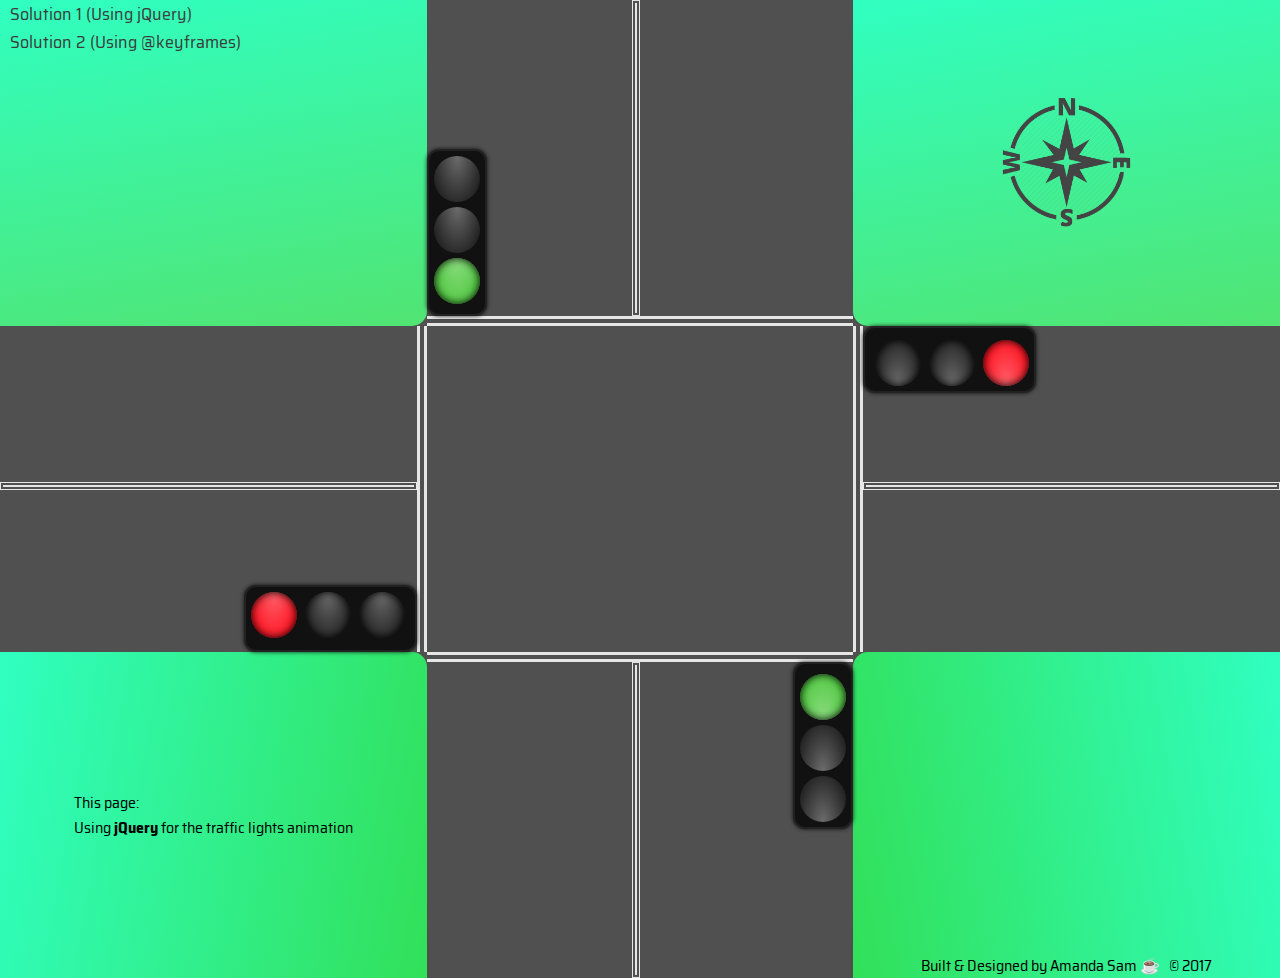
<file: index.html>
<!DOCTYPE html>
<html lang="en">
  <head>
    <meta charset="UTF-8">
    <meta name="viewport" content="width=device-width, initial-scale=1, shrink-to-fit=no">
    <meta http-equiv="X-UA-Compatible" content="ie=edge">
    <title>Code Test</title>
    <link href="https://fonts.googleapis.com/css?family=Saira+Semi+Condensed:400,700" rel="stylesheet">
    <link rel="stylesheet" href="css/style1.css" />
  </head>


  <body>

    <section>
      <div class="container">
        <div class="box1">
          <a href="index.html">Solution 1 (Using jQuery)</a>
          <a href="index2.html">Solution 2 (Using @keyframes)</a>
        </div>

        <div class="box2">
          <!-- traffic light in box2 -->
          <div class="traffic">
            <div class="traffic-light">
              <span class="stop1" ></span>
              <span class="slow1"></span>
              <span class="go1"></span>
            </div>
          </div>
          <div class="line1"></div>
        </div>

        <div class="box3">
          <img src="img/compass.png" alt="compass" height="135">
        </div>

        <div class="box4">
          <!-- traffic light in box4 -->
          <div class="traffic4">
            <div class="traffic-light inline">
              <span class="opposite-stop"></span>
              <span class="opposite-slow"></span>
              <span class="opposite-go"></span>
            </div>
          </div>
          <div class="line2"></div>
        </div>

        <div class="box5">
          <div class="finalMessage"></div>
        </div>

        <div class="box6">
          <!-- traffic light in box6, same as 4 -->
          <div class="traffic2">
            <div class="traffic-light inline">
              <span class="opposite-stop"></span>
              <span class="opposite-slow"></span>
              <span class="opposite-go"></span>
            </div>
          </div>
          <div class="line2"></div>
        </div>

        <div class="box7">
          <p>This page:<br/> Using <b>jQuery</b> for the traffic lights animation</p>
        </div>

        <div class="box8">
          <!-- traffic light in box8, same as 2 -->
          <div class="traffic3">
            <div class="traffic-light">
              <span class="stop1" ></span>
              <span class="slow1"></span>
              <span class="go1"></span>
            </div>
          </div>
          <div class="line1"></div>
        </div>

        <div class="box9">
          <p>Built & Designed by Amanda Sam &#9749; &nbsp; &copy; 2017</p>
        </div>

      </div>
    </section>


    <script src="js/jquery.js"></script>
    <script src="js/main.js"></script>
  </body>
</html>
</file>
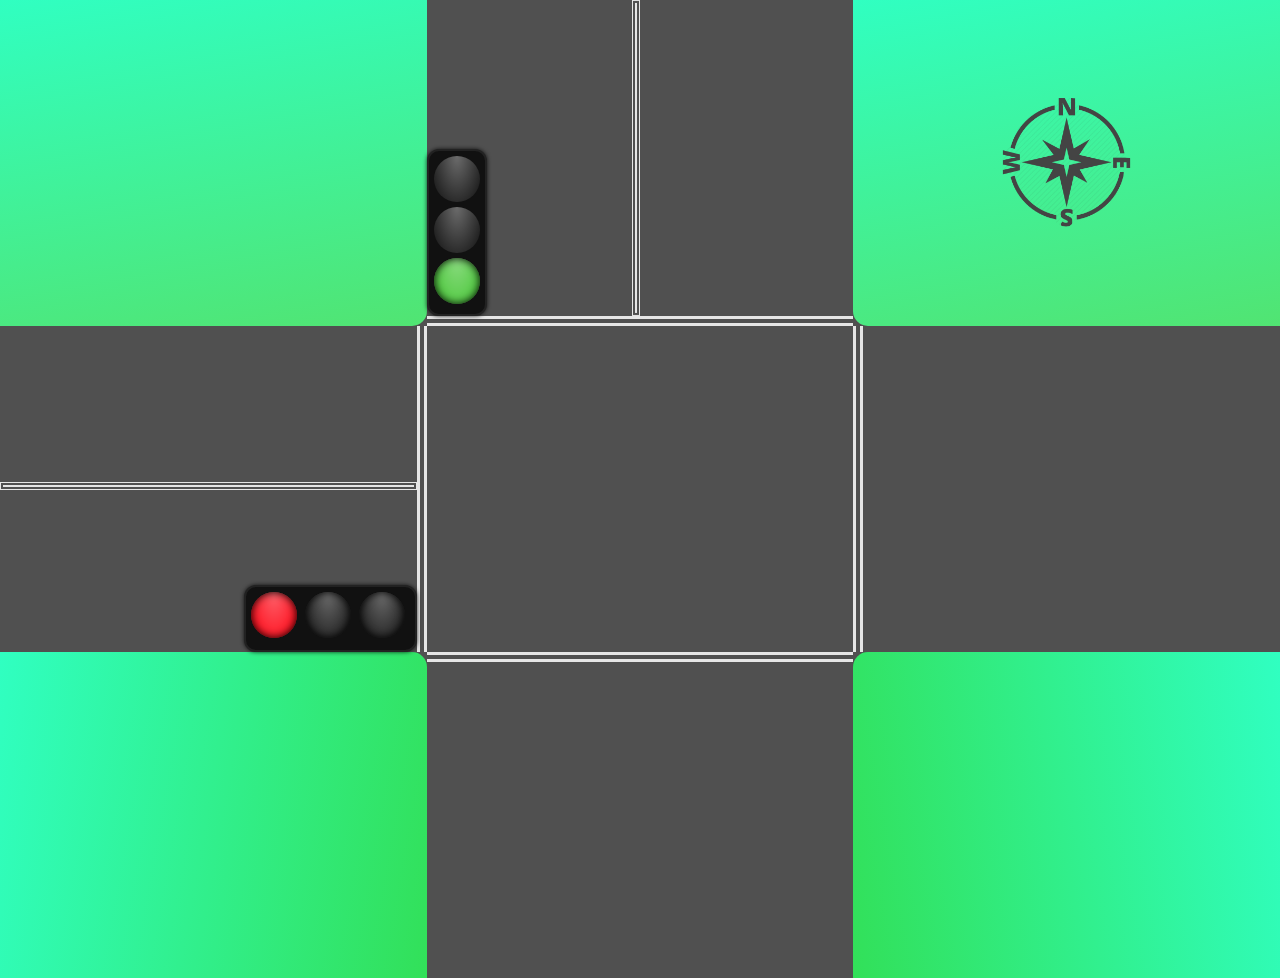
<file: index1.html>
<!DOCTYPE html>
<html lang="en">
  <head>
    <meta charset="UTF-8">
    <meta name="viewport" content="width=device-width, initial-scale=1, shrink-to-fit=no">
    <meta http-equiv="X-UA-Compatible" content="ie=edge">
    <title>Code Test</title>
    <link href="https://fonts.googleapis.com/css?family=Saira+Semi+Condensed:400,700" rel="stylesheet">
    <link rel="stylesheet" href="css/style1.css" />
  </head>


  <body>

    <section>
      <div class="container">

        <div class="box1">
        </div>

        <div class="box2">
          <!-- traffic light in box2 -->
          <div class="traffic">
            <div class="traffic-light">
              <span class="stop1" ></span>
              <span class="slow1"></span>
              <span class="go1"></span>
            </div>
          </div>
          <div class="line1"></div>
        </div>

        <div class="box3">
          <img src="img/compass.png" alt="compass" height="135">
        </div>

        <div class="box4">
          <!-- traffic light in box4 -->
          <div class="traffic4">
            <div class="traffic-light inline">
              <span class="opposite-stop"></span>
              <span class="opposite-slow"></span>
              <span class="opposite-go"></span>
            </div>
          </div>
          <div class="line2"></div>
        </div>

        <div class="box5">
        </div>

        <div class="box6">
          <!-- traffic light in box6, same as 4 -->
        </div>

        <div class="box7"></div>

        <div class="box8">
          <!-- traffic light in box8, same as 2 -->
        </div>

        <div class="box9">
        </div>

      </div>
    </section>


    <script src="js/jquery.js"></script>
    <script src="js/main.js"></script>
  </body>
</html>
</file>
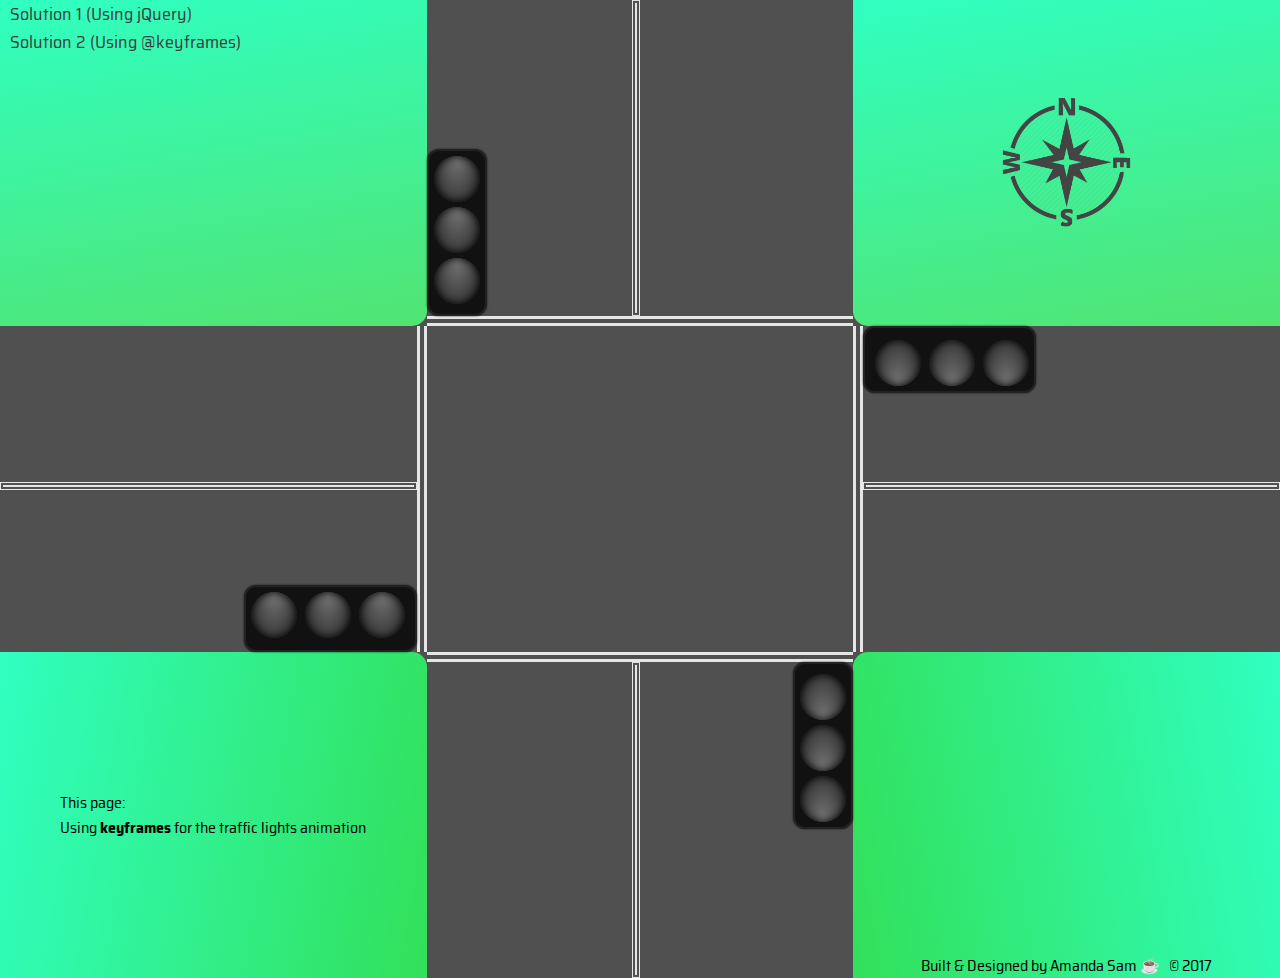
<file: index2.html>
<!DOCTYPE html>
<html lang="en">
  <head>
    <meta charset="UTF-8">
    <meta name="viewport" content="width=device-width, initial-scale=1, shrink-to-fit=no">
    <meta http-equiv="X-UA-Compatible" content="ie=edge">
    <title>Code Test</title>
    <link href="https://fonts.googleapis.com/css?family=Saira+Semi+Condensed:400,700" rel="stylesheet">
    <link rel="stylesheet" href="css/style2.css" />
  </head>


  <body>

    <section>
      <div class="container">
        <div class="box1">
            <a href="index.html">Solution 1 (Using jQuery)</a>
            <a href="index2.html">Solution 2 (Using @keyframes)</a>
        </div>

        <div class="box2">
          <!-- traffic light in box2 -->
          <div class="traffic">
            <div class="traffic-light">
              <span class="stop" ></span>
              <span class="slow"></span>
              <span class="go"></span>
            </div>
          </div>
          <div class="line1"></div>
        </div>

        <div class="box3">
          <img src="img/compass.png" alt="compass" height="135">
        </div>

        <div class="box4">
          <!-- traffic light in box4 -->
          <div class="traffic4">
            <div class="traffic-light inline">
              <span class="opposite-stop"></span>
              <span class="opposite-slow"></span>
              <span class="opposite-go"></span>
            </div>
          </div>
          <div class="line2"></div>
        </div>

        <div class="box5"></div>

        <div class="box6">
          <!-- traffic light in box6, same as 4 -->
          <div class="traffic2">
            <div class="traffic-light inline">
              <span class="opposite-stop"></span>
              <span class="opposite-slow"></span>
              <span class="opposite-go"></span>
            </div>
          </div>
          <div class="line2"></div>
        </div>

        <div class="box7">
          <p>This page:<br/> Using <b>keyframes</b> for the traffic lights animation</p>
        </div>

        <div class="box8">
          <!-- traffic light in box8, same as 2 -->
          <div class="traffic3">
            <div class="traffic-light">
              <span class="stop"></span>
              <span class="slow"></span>
              <span class="go"></span>
            </div>
          </div>
          <div class="line1"></div>
        </div>

        <div class="box9">
          <p>Built & Designed by Amanda Sam &#9749; &nbsp; &copy; 2017</p>
        </div>
      </div>
    </section>

  </body>
</html>
</file>
<file: css/style1.css>
* {
  margin: 0;
  padding: 0;
  box-sizing: border-box;
  font-family: 'Saira Semi Condensed', sans-serif;
}

.box1 a:link,
.box1 a:visited {
  padding: 0 10px;
  color: #3c3c3c;
  font-size: 18px;
  text-decoration: none;
  transition: all 0.3s ease-in-out;
}

.box1 a:hover,
.box1 a:active {
  color: #ffffff;
  background-color: #0a6944;
  border-radius: 50px;
  transition: all 0.3s ease-in-out;
}

/* Position for the links */
@media (max-width: 1349px) {
  .box1 {
    display: flex;
    flex-direction: column;
    flex-wrap: wrap;
    align-items: flex-start;
  }
}


/*-------------- The Set | The Background --------------*/
.container {
  display: -webkit-flex;
  display: -moz-flex;
  display: -ms-flex;
  display: -o-flex;
  display: flex;
  flex-direction: row;
  justify-content: space-between;
  flex-wrap: wrap;
  height: 978px;
  background: #505050; /* Color representation for the roads */
}

.container > div {
  height: 33.33%;
  width: 33.33%;
}

.box2,
.box3,
.box4,
.box6,
.box8 { position: relative; }

/* Color representation for the grass */
.box1,
.box3 { background: linear-gradient(-10deg, #51e472, #30ffc1); }

/* Rounded corner */
.box1 { border-radius: 0 0 15px 0; }
.box3 { border-radius: 0 0 0 15px; }

.box7 {
  border-radius: 0 15px 0 0;
  background: linear-gradient(-80deg, #32e059, #30ffc1);
}
.box9 {
  border-radius: 15px 0 0 0;
  background: linear-gradient(80deg, #32e059, #30ffc1);
}

/* Representation for the road markings */
.box2 { border-bottom: 10px double #e6e6e6; }
.box4 { border-right: 10px double #e6e6e6; }
.box6 { border-left: 10px double #e6e6e6; }
.box8 { border-top: 10px double #e6e6e6; }

.line1 {
  border: 4px double #e6e6e6;
  position: absolute;
  height: 100%;
  right: 50%;
  -ms-transform:     rotate(180deg); /* IE 9 */
  -webkit-transform: rotate(180deg); /* Chrome, Safari, Opera */
          transform: rotate(180deg);
}

.line2 {
  border: 4px double #e6e6e6;
  margin-top: 156px;
}


/*-------------- Traffic Lights Position --------------*/
.traffic {
  position: absolute;
  bottom: 0;
  left: 0;
}

.traffic2 {
  position: absolute;
  -ms-transform:     rotate(180deg); /* IE 9 */
  -webkit-transform: rotate(180deg); /* Chrome, Safari, Opera */
          transform: rotate(180deg);
}

.traffic3 {
  position: absolute;
  top: 0;
  right: 0;
  -ms-transform:     rotate(180deg); /* IE 9 */
  -webkit-transform: rotate(180deg); /* Chrome, Safari, Opera */
          transform: rotate(180deg);
}

.traffic4 {
  position: absolute;
  bottom: 0;
  right: 0;
}

/* Compass & box7-text in the middle */
.box3,
.box7 {
  display: flex;
  justify-content: center;
  align-content: center;
  align-items: center;
}

/* Text - "Built & Designed by Amanda Sam" */
.box9 {
  display: flex;
  justify-content: center;
  align-items: flex-end;
  align-content: flex-end;
}


/* --------------------- Traffic Lights Style ---------------------*/

/*----- Vertical Traffic Light -----*/
.traffic-light {
  border-radius: 12px;
  background-color: #111111;
	padding: 5px;
	border: 2px solid #222222;
	-moz-box-shadow:    0 0 4px rgba(0,0,0,0.8);
	-webkit-box-shadow: 0 0 4px rgba(0,0,0,0.8);
	box-shadow:         0 0 4px rgba(0,0,0,0.8);
}

/*----- Horizontal Traffic Light -----*/
.traffic-light.inline span {
  display: inline-block;
  margin-bottom: 0;
  margin-right: 5px;
}

.traffic-light span {
	display: block;
  margin-bottom: 5px;
  width: 46px;
	height: 46px;
  content:'';
	-webkit-border-radius: 50%;
     -moz-border-radius: 50%;
	        border-radius: 50%;
	background-image: -moz-radial-gradient(top, ellipse cover, rgba(255,255,255,0.38) 0%, rgba(255,255,255,0) 100%);
	background-image: -webkit-radial-gradient(top, ellipse cover, rgba(255,255,255,0.38) 0%, rgba(255,255,255,0) 100%);
	background-image: radial-gradient(top, ellipse cover, rgba(255,255,255,0.38) 0%, rgba(255,255,255,0) 100%);
}

.traffic-light span.stop,
.traffic-light span.opposite-stop {
	-moz-box-shadow:    inset 0 0 8px #000000;
	-webkit-box-shadow: inset 0 0 8px #000000;
	box-shadow:         inset 0 0 8px #000000;
}

.traffic-light span.slow,
.traffic-light span.opposite-slow {
	-moz-box-shadow:    inset 0 0 8px #000000;
	-webkit-box-shadow: inset 0 0 8px #000000;
	box-shadow:         inset 0 0 8px #000000;
}

.traffic-light span.go,
.traffic-light span.opposite-go {
	-moz-box-shadow:    inset 0 0 8px #000000;
	-webkit-box-shadow: inset 0 0 8px #000000;
	box-shadow:         inset 0 0 8px #000000;
}


/*------------------- ANIMATION Rotating Lights -------------------*/
.stop {
  background-color: #fe000f;
}
.slow {
  background-color: #fcd41c;
}
.go {
  background-color: #43C532;
}


/*------------------- Extra Feature -------------------*/
.finalMessage {
  color: #ffffff;
  text-align: center;
}
</file>
<file: css/style2.css>
* {
  margin: 0;
  padding: 0;
  box-sizing: border-box;
  font-family: 'Saira Semi Condensed', sans-serif;
}

.box1 a:link,
.box1 a:visited {
  padding: 0 10px;
  color: #3c3c3c;
  font-size: 18px;
  text-decoration: none;
  transition: all 0.3s ease-in-out;
}

.box1 a:hover,
.box1 a:active {
  color: #ffffff;
  background-color: #0a6944;
  border-radius: 50px;
  transition: all 0.3s ease-in-out;
}

/* Position for the links */
@media (max-width: 1349px) {
  .box1 {
    display: flex;
    flex-direction: column;
    flex-wrap: wrap;
    align-items: flex-start;
  }
}


/*-------------- The Set | The Background --------------*/
.container {
  display: -webkit-flex;
  display: -moz-flex;
  display: -ms-flex;
  display: -o-flex;
  display: flex;
  flex-direction: row;
  justify-content: space-between;
  flex-wrap: wrap;
  height: 978px;
  background: #505050; /* Color representation for the roads */
}

.container > div {
  height: 33.33%;
  width: 33.33%;
}

.box2,
.box3,
.box4,
.box6,
.box8 { position: relative; }

/* Color representation for the grass */
.box1,
.box3 { background: linear-gradient(-10deg, #51e472, #30ffc1); }

/* Rounded corner */
.box1 { border-radius: 0 0 15px 0; }
.box3 { border-radius: 0 0 0 15px; }

.box7 {
  border-radius: 0 15px 0 0;
  background: linear-gradient(-80deg, #32e059, #30ffc1);
}
.box9 {
  border-radius: 15px 0 0 0;
  background: linear-gradient(80deg, #32e059, #30ffc1);
}

/* Representation for the road markings */
.box2 { border-bottom: 10px double #e6e6e6; }
.box4 { border-right: 10px double #e6e6e6; }
.box6 { border-left: 10px double #e6e6e6; }
.box8 { border-top: 10px double #e6e6e6; }

.line1 {
  border: 4px double #e6e6e6;
  position: absolute;
  height: 100%;
  right: 50%;
  -ms-transform:     rotate(180deg); /* IE 9 */
  -webkit-transform: rotate(180deg); /* Chrome, Safari, Opera */
          transform: rotate(180deg);
}

.line2 {
  border: 4px double #e6e6e6;
  margin-top: 156px;
}


/*-------------- Traffic Lights Position --------------*/
.traffic {
  position: absolute;
  bottom: 0;
  left: 0;
}

.traffic2 {
  position: absolute;
  -ms-transform:     rotate(180deg); /* IE 9 */
  -webkit-transform: rotate(180deg); /* Chrome, Safari, Opera */
          transform: rotate(180deg);
}

.traffic3 {
  position: absolute;
  top: 0;
  right: 0;
  -ms-transform:     rotate(180deg); /* IE 9 */
  -webkit-transform: rotate(180deg); /* Chrome, Safari, Opera */
          transform: rotate(180deg);
}

.traffic4 {
  position: absolute;
  bottom: 0;
  right: 0;
}

/* Compass & box7-text in the middle */
.box3,
.box7 {
  display: flex;
  justify-content: center;
  align-content: center;
  align-items: center;
}

/* Text - "Built & Designed by Amanda Sam" */
.box9 {
  display: flex;
  justify-content: center;
  align-items: flex-end;
  align-content: flex-end;
}


/* --------------------- Traffic Lights Style ---------------------*/

/*----- Vertical Traffic Light -----*/
.traffic-light {
  border-radius: 12px;
  background-color: #111111;
	padding: 5px;
	border: 2px solid #222222;
	-moz-box-shadow:    0 0 2px rgba(0,0,0,0.8);
	-webkit-box-shadow: 0 0 2px rgba(0,0,0,0.8);
	box-shadow:         0 0 2px rgba(0,0,0,0.8);
}

/*----- Horizontal Traffic Light -----*/
.traffic-light.inline span {
  display: inline-block;
  margin-bottom: 0;
  margin-right: 5px;
}

.traffic-light span {
	display: block;
  margin-bottom: 5px;
  width: 46px;
	height: 46px;
  content:'';
	background-color: #222222; /* will be overwritten later */
	-webkit-border-radius: 50%;
     -moz-border-radius: 50%;
	        border-radius: 50%;
	background-image: -moz-radial-gradient(top, ellipse cover, rgba(255,255,255,0.38) 0%, rgba(255,255,255,0) 100%);
	background-image: -webkit-radial-gradient(top, ellipse cover, rgba(255,255,255,0.38) 0%, rgba(255,255,255,0) 100%);
	background-image: radial-gradient(top, ellipse cover, rgba(255,255,255,0.38) 0%, rgba(255,255,255,0) 100%);
}

.traffic-light span.stop,
.traffic-light span.opposite-stop {
	-moz-box-shadow:    inset 0 0 8px #000000;
	-webkit-box-shadow: inset 0 0 8px #000000;
	box-shadow:         inset 0 0 8px #000000;
}

.traffic-light span.slow,
.traffic-light span.opposite-slow {
	-moz-box-shadow:    inset 0 0 8px #000000;
	-webkit-box-shadow: inset 0 0 8px #000000;
	box-shadow:         inset 0 0 8px #000000;
}

.traffic-light span.go,
.traffic-light span.opposite-go {
	-moz-box-shadow:    inset 0 0 8px #000000;
	-webkit-box-shadow: inset 0 0 8px #000000;
	box-shadow:         inset 0 0 8px #000000;
}


/*------------------- ANIMATION Rotating Lights -------------------*/

/*--------- (1st set) GREEN = GO ---------*/
@-webkit-keyframes green-light-on {
	0% { background-color: #222222; }
	5% { background-color: #222222; }
	6% { background-color: #43C532; }
	46% { background-color: #43C532; }
	47% { background-color: #222222; }
	100% { background-color: #222222; }
}

@keyframes green-light-on {
	0% { background-color: #222222; }
	5% { background-color: #222222; }
	6% { background-color: #43C532; }
	46% { background-color: #43C532; }
	47% { background-color: #222222; }
	100% { background-color: #222222; }
}

.go {
	-webkit-animation-name: green-light-on;
	-webkit-animation-duration: 20s;
	-webkit-animation-iteration-count: infinite;
	/*-webkit-animation-timing-function: ease-in-out;*/
  animation-name: green-light-on;
	animation-duration: 20s;
	animation-iteration-count: infinite;
}

/*--------- (1st set) YELLOW = SLOW----------*/
@-webkit-keyframes yellow-light-on {
	0% { background-color: #222222; }
	45% { background-color: #222222; }
	47% { background-color: #fcd41c; }
	57% { background-color: #fcd41c; }
	59% { background-color: #222222; }
	100% { background-color: #222222; }
}

@keyframes yellow-light-on {
	0% { background-color: #222222; }
	45% { background-color: #222222; }
	47% { background-color: #fcd41c; }
	57% { background-color: #fcd41c; }
	59% { background-color: #222222; }
	100% { background-color: #222222; }
}

.slow {
	-webkit-animation-name: yellow-light-on;
	-webkit-animation-duration: 20s;
	-webkit-animation-iteration-count: infinite;
	/*-webkit-animation-timing-function: ease-in-out;*/
  animation-name: yellow-light-on;
  animation-duration: 20s;
  animation-iteration-count: infinite;
}

/*--------- (1st set) RED = STOP ---------*/
@-webkit-keyframes red-light-on {
	0% { background-color: #fe000f; }
	5% { background-color: #fe000f; }
	6% { background-color: #222222; }
	57% { background-color: #222222; }
	59% { background-color: #fe000f; }
	100% { background-color: #fe000f; }
}

@keyframes red-light-on {
	0% { background-color: #fe000f; }
	5% { background-color: #fe000f; }
	6% { background-color: #222222; }
	57% { background-color: #222222; }
	59% { background-color: #fe000f; }
	100% { background-color: #fe000f; }
}

.stop {
	-webkit-animation-name: red-light-on;
	-webkit-animation-duration: 20s;
	-webkit-animation-iteration-count: infinite;
	/*-webkit-animation-timing-function: ease-in-out;*/
  animation-name: red-light-on;
  animation-duration: 20s;
  animation-iteration-count: infinite;
}

/*--------- (2nd set) RED = STOP ---------*/
@-webkit-keyframes red-light-on-opposite {
	0% { background-color: #222222; }
	5% { background-color: #222222; }
	6% { background-color: #fe000f; }
	59% { background-color: #fe000f; }
	60% { background-color: #222222; }
	100% { background-color: #222222; }
}

@keyframes red-light-on-opposite {
	0% { background-color: #222222; }
	5% { background-color: #222222; }
	6% { background-color: #fe000f; }
	59% { background-color: #fe000f; }
	60% { background-color: #222222; }
	100% { background-color: #222222; }
}

.opposite-stop {
	-webkit-animation-name: red-light-on-opposite;
	-webkit-animation-duration: 20s;
	-webkit-animation-iteration-count: infinite;
	/*-webkit-animation-timing-function: ease-in-out;*/
  animation-name: red-light-on-opposite;
  animation-duration: 20s;
  animation-iteration-count: infinite;
}

/*--------- (2nd set) GREEN = GO ---------*/
@-webkit-keyframes green-light-on-opposite {
	0% { background-color: #222222; }
	5% { background-color: #222222; }
	6% { background-color: #222222; }
	57% { background-color: #222222; }
	59% { background-color: #43C532; }
	100% { background-color: #43C532; }
}

@keyframes green-light-on-opposite {
	0% { background-color: #222222; }
	5% { background-color: #222222; }
	6% { background-color: #222222; }
	57% { background-color: #222222; }
	59% { background-color: #43C532; }
	100% { background-color: #43C532; }
}

.opposite-go {
	-webkit-animation-name: green-light-on-opposite;
	-webkit-animation-duration: 20s;
	-webkit-animation-iteration-count: infinite;
	/*-webkit-animation-timing-function: ease-in-out;*/
  animation-name: green-light-on-opposite;
  animation-duration: 20s;
  animation-iteration-count: infinite;
}

/*--------- (2nd set) YELLOW = SLOW----------*/
@-webkit-keyframes yellow-light-on-opposite {
  0% { background-color: #fcd41c; }
	5% { background-color: #fcd41c; }
	6% { background-color: #222222; }
	59% { background-color: #222222; }
	99% { background-color: #222222; }
	100% { background-color: #fcd41c; }
}

@keyframes yellow-light-on-opposite {
  0% { background-color: #fcd41c; }
	5% { background-color: #fcd41c; }
	6% { background-color: #222222; }
	59% { background-color: #222222; }
	99% { background-color: #222222; }
	100% { background-color: #fcd41c; }
}

.opposite-slow {
	-webkit-animation-name: yellow-light-on-opposite;
	-webkit-animation-duration: 20s;
	-webkit-animation-iteration-count: infinite;
	/*-webkit-animation-timing-function: ease-in-out;*/
  animation-name: yellow-light-on-opposite;
  animation-duration: 20s;
  animation-iteration-count: infinite;
}
</file>
